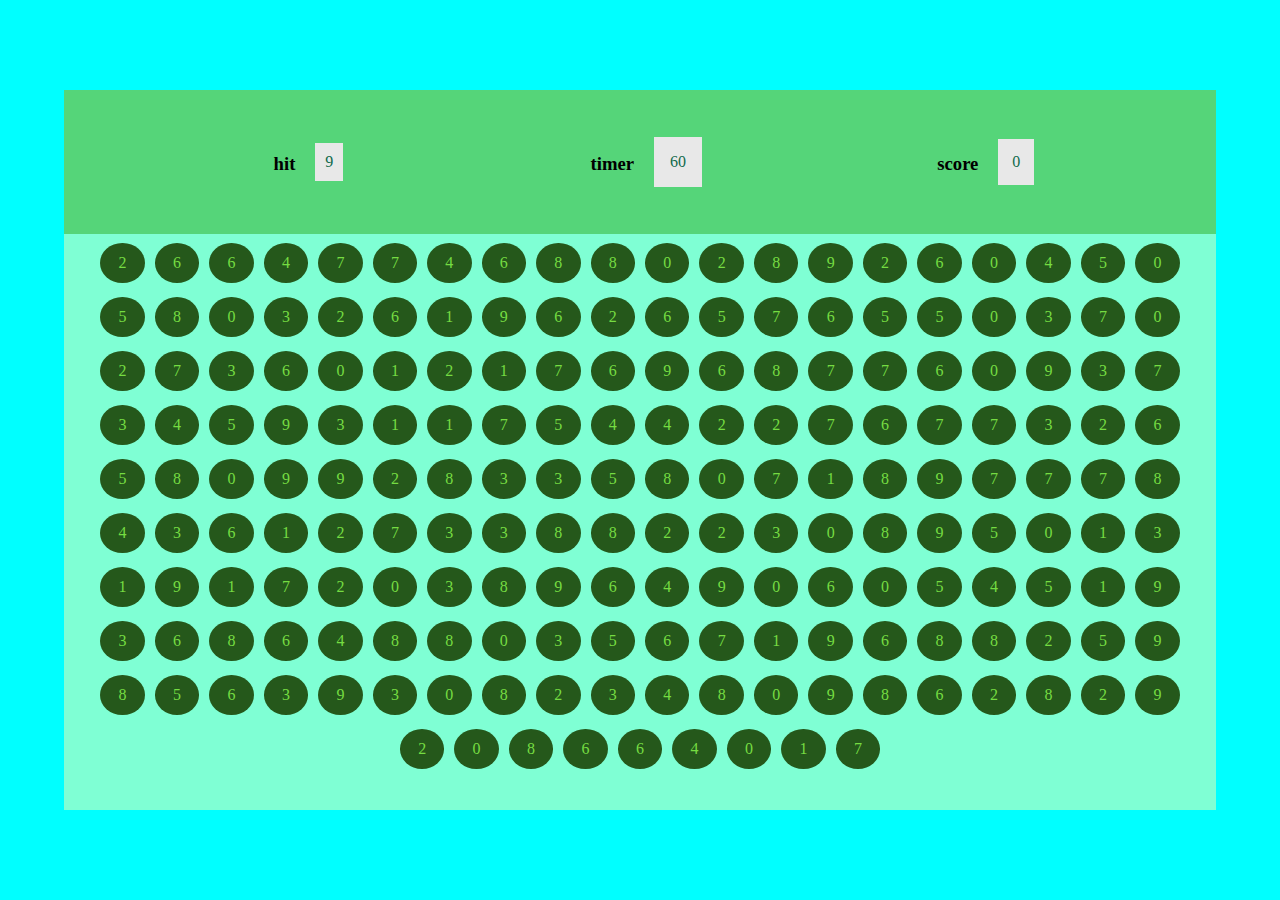
<file: bubble game/index.html>
<!DOCTYPE html>
<html lang="en">
<head>
    <meta charset="UTF-8">
    <meta name="viewport" content="width=device-width, initial-scale=1.0">
    <title>Document</title>
    <link rel="stylesheet" href="index.css">
</head>
<body>
    <div class="main">
        <div class="top">
            <div class="box">
                <h3>hit</h3>
                <div class="inbox" id="hit">
                  ?
                </div>
            </div>
            <div class="box">
                <h3>timer</h3>
            <div class="inbox"  id="settimer"> 60</div>
        </div>
            <div class="box">
                <h3> score</h3>
                <div class="inbox" id="score">0

                </div>
            </div>
        </div>
        <div class="bottom" id="bt">

            
        </div>
    </div>
    <script src="index.js"></script>
</body>
</html>
</file>
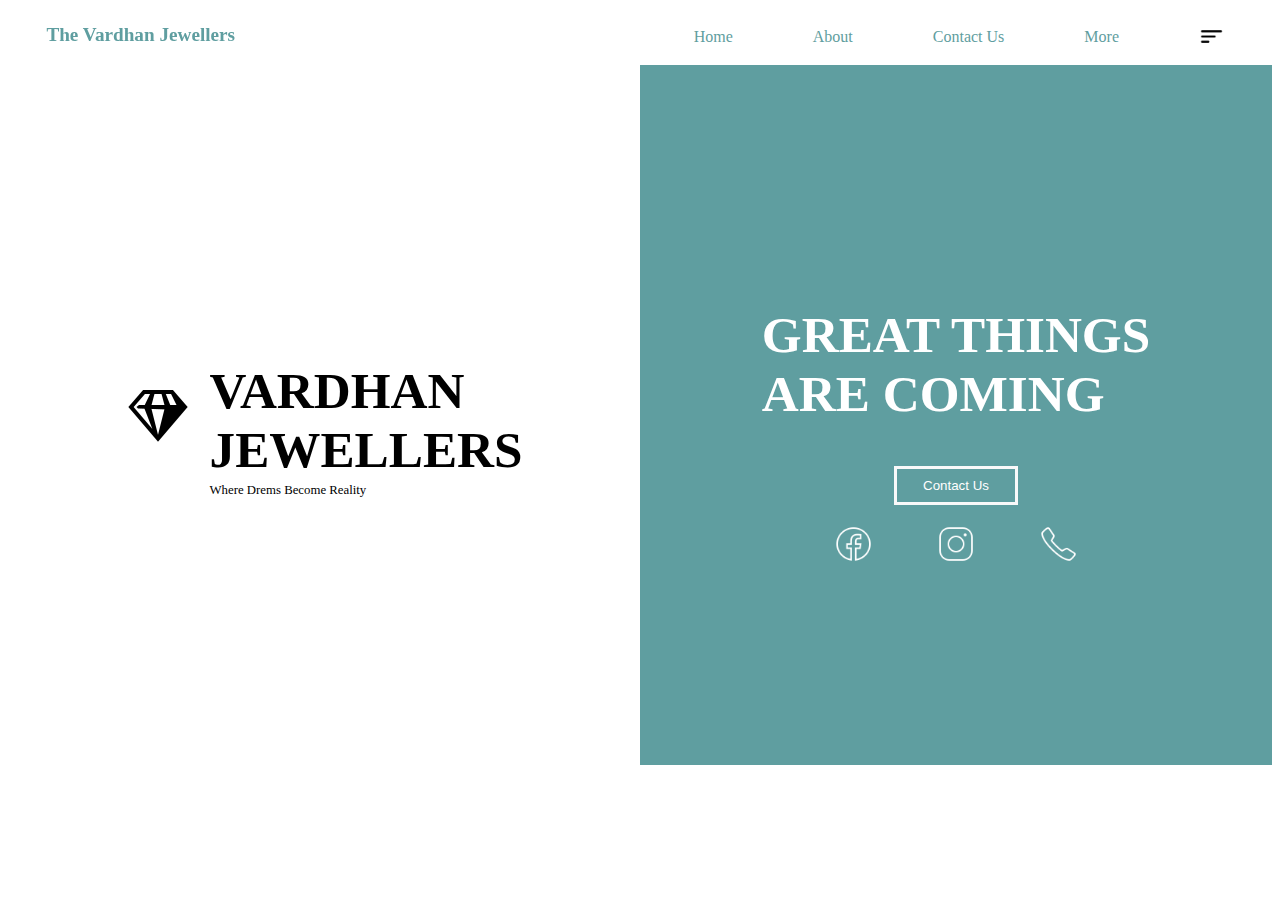
<file: jeweller website/1.html>
<!DOCTYPE html>
<html lang="en">
<head>
    <meta charset="UTF-8">
    <meta name="viewport" content="width=device-width, initial-scale=1.0">
    <title>Document</title>
    <link rel="stylesheet" href="1.css">
</head>
<body>
<div class="main">
    <div class="left">
      <h4> The Vardhan Jewellers</h4>
    </div>
    <div class="right">
           <ul class="ul">
                <li id="view">Home</li>
                <li id="view">About</li>
                <li id="view">Contact Us</li>
                <li id="view">More</li>
                <img   class="click" src="sort.png" alt="" width="25px" height="25px" >
            </ul>
           
        </div>
</div>
<div class="secondpage">
  <div class="left1">
    <img src="icons8-jewel-64 (1).png" alt="">
    <div class="text">

      <H2>VARDHAN <br> JEWELLERS </H2>
      <p>Where Drems Become Reality</p>
    </div>
  </div>
  <div class="right1">
    <h2>GREAT THINGS <br>ARE COMING</h2>
    <div class="btn"><button>Contact Us</button></div>
    <div class="imagess">
      <div class="img1" onmouseover="myfunction()" onmouseleave="myfunction1()"><img src="icons8-facebook-50.png" alt=""></div>
      <div class="img2"onmouseover="myfunction3()" onmouseleave="myfunction4()"><img src="icons8-instagram-50.png" alt=""></div>
      <div class="img3" onmouseover="myfunction5()" onmouseleave="myfunction6()"><img src="icons8-phone-50.png" alt=""></div>
    </div>
  </div>
</div>




<script src="1.js"></script>
<script>
          function  myfunction(){
           const imag=document.querySelector('.img1 img')
             imag.src="fb.png"
         }
         function  myfunction1(){
           const imag=document.querySelector('.img1 img')
             imag.src="icons8-facebook-50.png"
         }
         function  myfunction3(){
           const imag=document.querySelector('.img2 img')
             imag.src="insta.png"
         }
         function  myfunction4(){
           const imag=document.querySelector('.img2 img')
             imag.src="icons8-instagram-50.png"
         }
         function  myfunction5(){
           const imag=document.querySelector('.img3 img')
             imag.src="phone.png"
         }
         function  myfunction6(){
           const imag=document.querySelector('.img3 img')
             imag.src="icons8-phone-50.png"
         }
if (screen.width ==842 ) {
          ul.forEach(function(l){
            l.style.display="none"
            l.style.position="absolute"
          })

        }
    document.querySelector('.click').addEventListener('click',function(e){
        console.log(e);
        let ul=document.querySelectorAll('li')
        console.log(ul);
        flag=0;
        ul.forEach(function(l){
          if(l.style.display==="none"){
            l.style.display="block"
          }
          else{
            l.style.display="none"
          }
        })
        })
        
        // document.querySelector('.img1 img').addEventListener('click',function(){
        //  const image=document.querySelector('.img1 img')
          
        //   image.src="sort.png"

        // })
        
</script>
</body>
</html>
</file>
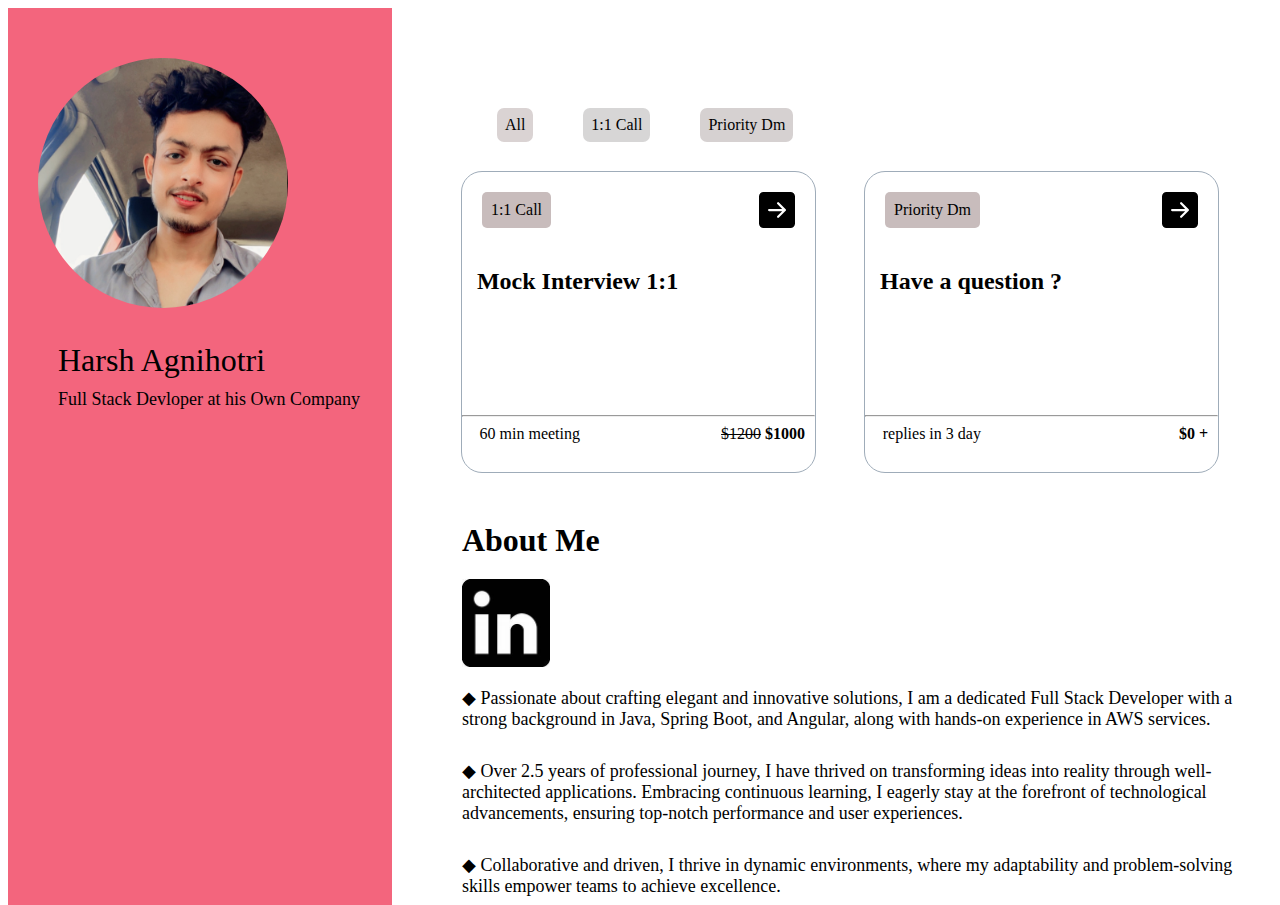
<file: Porrtfolio Design/1.html>
<!DOCTYPE html>
<html lang="en">

<head>
    <meta charset="UTF-8">
    <meta name="viewport" content="width=device-width, initial-scale=1.0">
    <title>Document</title>
    <link rel="stylesheet" href="1.css">
</head>

<body>
    <div class="main">

        <div class="red">
            <div class="cir" id="red"> <img src="cropped-1 (1).jpeg" alt="" height="100%" width="100%"> </div>
            <div class="name">Harsh Agnihotri</div>
            <div class="prof">Full Stack Devloper at his Own Company</div>
        </div>
        <div class="white">
            <div class="first">

                <div class="fir">All</div>
                <div class="sec" id="call">1:1 Call</div>
                <div class="third">Priority Dm</div>
            </div>
            <div class="second">
                <div class="left">
                    <div class="up">
                        <div class="txt">
                            <span id="redd"> 1:1 Call</span>
                        </div>
                        <div class="img">
                            <img src="arrow-right-square-fill.svg" alt="">
                        </div>
                    </div>
                    <div class="btw"><b> Mock Interview 1:1 </b></div>
                    <div class="bottom">
                        <hr>
                        <span style="padding-left: 5%;">60 min meeting</span>
                        <span class="dollar"><s>$1200</s><b> $1000 </b></span>
                    </div>
                </div>
                <div class="right">
                    <div class="up1">
                        <div class="txt1"><span>Priority Dm</span></div>
                        <div class="img1">
                            <img src="arrow-right-square-fill.svg" alt="">
                        </div>
                    </div>
                    <div class="btw1"><b> Have a question ? </b></div>
                    <div class="bottom1">
                        <hr>
                        <span style="padding-left: 5%;">replies in 3 day</span>
                        <span class="dollar"><b>$0 +</b></span>
                    </div>
                </div>
            </div>


            <div class="three">
                About Me
            </div>
            <div class="lndin"><img src="th (1).jpg" alt=""></div>
            <div class="thirdlst" id="nice">◆ Passionate about crafting elegant and innovative solutions, I am a
                dedicated Full
                Stack Developer with a strong background in Java, Spring Boot, and Angular, along with hands-on
                experience in AWS services.</div>
            <div class="secondlst">◆ Over 2.5 years of professional journey, I have thrived on transforming ideas
                into
                reality through well-architected applications. Embracing continuous learning, I eagerly stay at the
                forefront of technological advancements, ensuring top-notch performance and user experiences.</div>
            <div class="last">◆ Collaborative and driven, I thrive in dynamic environments, where my adaptability
                and
                problem-solving skills empower teams to achieve excellence.</div>

        </div>
    </div>

</body>
<script>
    //  document.querySelector('.thirdlst').style.color = "red"
    flag = 0;
    zyc = 0;



    document.querySelector('.fir').addEventListener('click', function () {
        document.querySelector('.right').style.display = "block"
        if (flag = 1) {
            document.querySelector('.left').style.display = "block";
            flag = 0;
        }
    })

    document.querySelector('#call').addEventListener('click', function () {

        document.querySelector('.right').style.display = "none"
        zyc = 1;

        if (flag = 1) {
            document.querySelector('.left').style.display = "block";
            flag = 0;
        }



    })

    document.querySelector('.third').addEventListener('click', function () {
        document.querySelector('.left').style.display = "none";
        flag = 1;
        if (zyc = 1) {
            document.querySelector('.right').style.display = "block";
            zyc = 0;
        }
    })
    document.querySelector('.left').addEventListener('click',function(){
        location.href='2.html';
    })
    document.querySelector('.left').addEventListener('onmouseover',function(){
        
    })
    
</script>

</html>
</file>
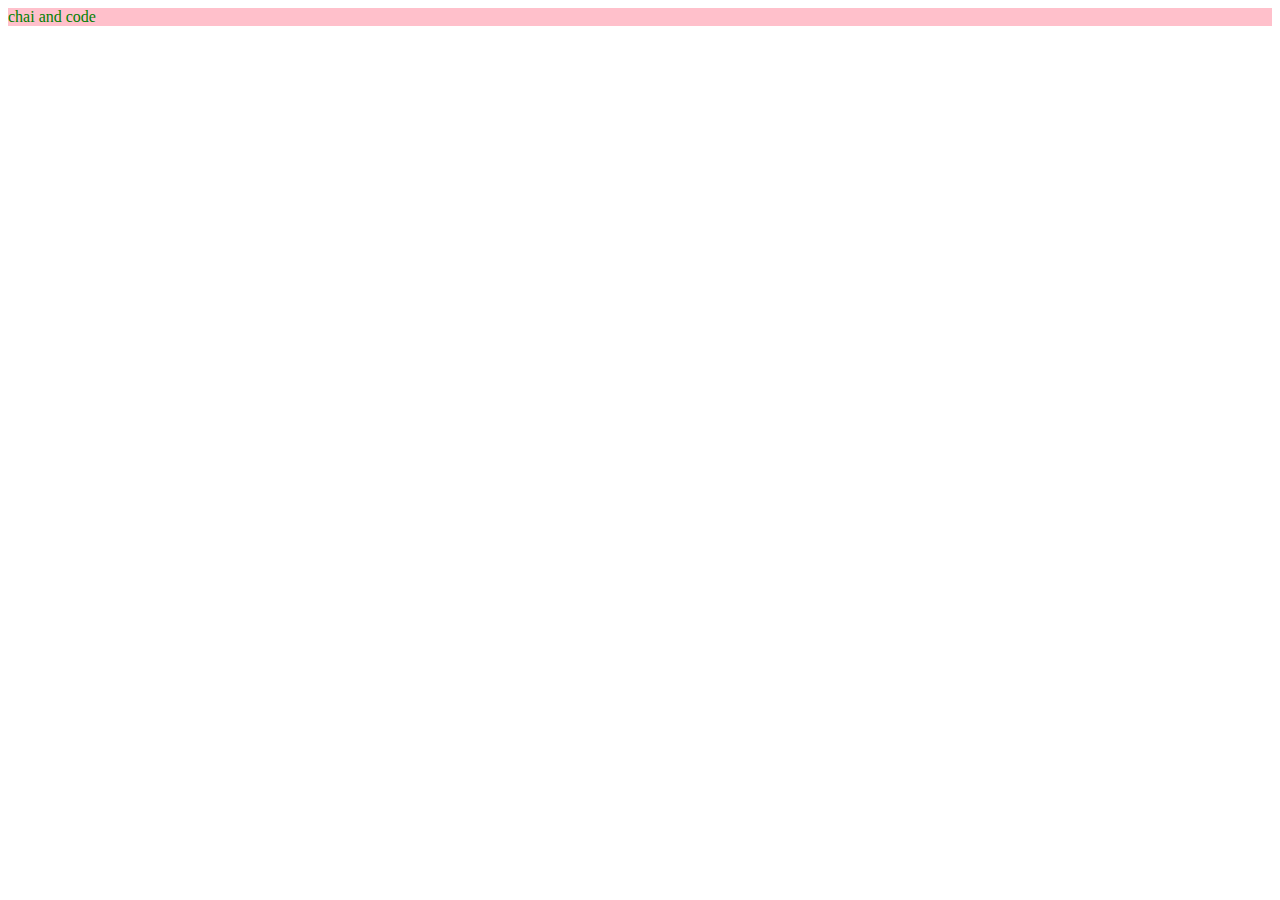
<file: Porrtfolio Design/dom/new.html>
<!DOCTYPE html>
<html lang="en">
<head>
    <meta charset="UTF-8">
    <meta name="viewport" content="width=device-width, initial-scale=1.0">
    <title>creating new element in dom</title>
</head>
<body>
    
</body>
<script>
   const div = document.createElement('div')
    console.log(div);
    div.className ="main"
    div.id="pink"
    div.style.backgroundColor="pink";
    div.style.color="green"
    div.innerHTML="chai and code"
    document.body.append(div)
</script>
</html>
</file>
<file: bubble game/index.css>
*{
    margin: 0;
    padding: 0;
    box-sizing: border-box;
}
body{
    height: 100vh;
    width: 100vw;
    background-color: aqua;
    display: flex;
    justify-content: center;
    align-items: center;
}
.main{
height: 80%;
width: 90%;
background-color: aquamarine;
}
.top{
    width: 100%;
    height: 20%;
    background-color: rgb(85, 213, 121);
    display: flex;
    justify-content: space-evenly ;
    align-items: center;
}
.inbox{
    background-color: rgb(232, 232, 232);
    padding: 20%;
    color: rgb(16, 106, 76);
    


}
.box h3{
    margin-top: 20%;

}
.box{
    display: flex; 
    gap :20px;
    margin: 5%;

}
.bottom{
    display: flex;
    justify-content: center;
    flex-wrap: wrap;
    height: 60vh;
    align-items: center;
    margin-top: 2px;
    margin-right: 20px;
    margin-left: 20px;

}
.bubble{
  width: 4%;
  height: 40px;
  background-color: rgb(37, 88, 27);
  color: rgb(117, 220, 66);
  border-radius: 50%;
  display: flex;
  justify-content: center;
  align-items: center;
  margin: 5px;
}
</file>
<file: jeweller website/1.css>
body{
    cursor:auto;
}

.main{
/* background-color: aqua; */
color: cadetblue;
display: flex;
align-items: center;
justify-content:space-between;
flex-wrap: wrap;
overflow:auto;
}
.left h4{
    padding-left: 3vw;
    font-size: 1.5vw;
    margin-top: -1vw;
    position: fixed;
}
/* .right{
    background-color: rgb(10, 51, 146);

} */
.right  ul {
    display: flex;
    justify-content: space-around;
    flex-wrap: wrap;
    float: right;
    align-items: center;
    gap: 5rem;
    text-decoration: none;    
    margin-right: 3rem;
}
.right ul li{
    list-style: none;
}
.right ul li:hover{
    background-color: black;
    padding: 4px;
    border-radius: 3px;
    color: white;
    -webkit-border-radius: 3px;
    -moz-border-radius: 3px;
    -ms-border-radius: 3px;
    -o-border-radius: 3px;
}
@media only screen and (max-device-width: 842px){
    
    .right ul {
        flex-direction: column-reverse;
        align-items: center;
        justify-content: center;
        position: relative;


    }

    .right ul img{
        height: 25px;
        width: 25px;
        
    }
     .right ul li{
         display: none;
         
 
    }
    /* .right1 h2{
        margin-top: -10vh;
    }  */
}
/* Navbar ends here   */

.secondpage{
    display: flex;
    flex-wrap: wrap;

}
.left1{
    height: 700px;
    display: flex;
    justify-content: center;
    align-items: center;
    flex-wrap: nowrap;
    width: 50%;
    background-color: rgb(255, 255, 255);
}
  .left1 p{
        /* padding-left: 11.3vw; */
        /* position: relative; */
        /* top: -50px; */
        margin-top: -3vw;
        font-size: 1vw;

}
.left1 h2{
    font-size: 4vw;
    /* padding-left: 11vw; */
    /* padding-top: 21vh; */
    font-weight:bolder;

}
.left1 img{
   height: 5vw;
   margin-right: 20px;
   
}
.right1{
        height: 700px;                                          ;
        width: 50%;
        color: white;
        background-color: cadetblue;
        display: flex;
        flex-direction: column;
        justify-content: center;
        align-items: center;
}
.right1 h2{
    font-size: 4vw;
    font-weight: bolder;
    /* margin-top: 150px; */
}
.btn button{
    padding:  0.7vw 2vw;
    background-color: cadetblue;
    color: white;
    border: 3px solid rgb(249, 249, 249);
}
.btn button:hover{
  color: black;
  border: 3px solid black;
  /* background-color: black; */
}
.imagess{
    display: flex;
    justify-content: center;
    align-items: center;
    flex-wrap: wrap;
    gap: 5vw;
    margin-top: 20px;
}
.img1 img{
    width:3vw;
    height: 3vw;
}
.img2 img{
    width:3vw;
    height: 3vw;
}
.img3 img{
    width:3vw;
    height: 3vw;
}
</file>
<file: Porrtfolio Design/1.css>
* {
    box-sizing: border-box;
}


.red {
    width: 30%;
    height: 100%;
    background-color: rgb(243, 101, 125);
    position: fixed;


}

.white {

    width: 70%;
    height: 100%;
    margin-left: 28%;


}

.main {
    display: flex;

}

.cir img{
    margin-left: 30px;
    margin-top: 50px;
    height: 250px;
    width: 250px;
    background-color: white;
    border-radius: 50%;
    -webkit-border-radius: 50%;
    -moz-border-radius: 50%;
    -ms-border-radius: 50%;
    -o-border-radius: 50%;
}

.name {
    margin-top: 30px;
    margin-left: 50px;
    font-size: xx-large;
}

.prof {
    font-size: large;
    margin-top: 10px;
    margin-left: 50px;

}

.first {
    display: flex;
    flex-flow: wrap;
    padding-top: 100px;
    padding-left: 15vh;

    gap: 50px;
}

.fir {
    /* border: 2px solid black; */
    padding: 8px;
    background-color: rgb(218, 211, 211);
    border-radius: 7px;
}

.sec {
    padding: 8px;
    background-color: rgb(215, 214, 214);
    border-radius: 7px;

}

.third {
    padding: 8px;
    border-radius: 7px;
    background-color: rgb(214, 209, 209);
}

.fir:hover {
    background-color: black;
    color: antiquewhite;
}

.sec:hover {
    background-color: black;
    color: antiquewhite;
}

.third:hover {
    background-color: black;
    color: antiquewhite;
}

.second {
    display: flex;
    flex-wrap: wrap;
    margin-top: 30px;
    margin-left: 100px;
    gap: 50px;

}

.dollar {
    float: right;
    margin-right: 10px;
}

.right {
    outline: 0.2px solid rgb(159, 172, 185);

    width: 45%;
    height: 300px;
    border-radius: 20px;
    transition:  transform 2s;
}

.left {
    /* border: 2px solid black;  */
    width: 45%;
    height: 300px;
    border-radius: 20px;
    outline: 0.2px solid rgb(159, 172, 185);
    transition:  transform 2s;
    

}

.up {
    margin-top: 20px;
    display: flex;
    justify-content: space-between;
}

.txt span {
    background-color: rgb(200, 188, 188);
    border-radius: 5px;
    display: block;
    padding: 9px;
    margin-left: 20px;

}

.txt span:hover {
    background-color: black;
    color: aliceblue;
}

.txt1 span:hover {
    background-color: black;
    color: aliceblue;
}

.img img {
    width: 100%;
    height: 100%;
    display: block;
    float: right;

    margin-right: 20px;
}

.btw {
    font-size: x-large;
    padding-left: 15px;
    margin-top: 40px;
}

.bottom {
    margin-top: 120px;

}

.up1 {
    margin-top: 20px;
    display: flex;
    justify-content: space-between;
}

.txt1 span {
    background-color: rgb(200, 188, 188);
    border-radius: 5px;
    display: block;
    padding: 9px;
    margin-left: 20px;

}

.img1 img {
    width: 100%;
    height: 100%;
    display: block;
    float: right;

    margin-right: 20px;
}

.btw1 {
    font-size: x-large;
    padding-left: 15px;
    margin-top: 40px;
}

.bottom1 {
    margin-top: 120px;
}

.svg img {
    width: 20%;
    height: 20%;
}

.three {
    font-size: xx-large;
    font-weight: 600;
    margin-top: 50px;
    margin-left: 100px;

}

.lndin img {
    width: 10%;
    height: 10%;
    display: block;
    margin-top: 20px;
    margin-left: 100px;
}

.thirdlst {
    font-size: large;
    margin-left: 100px;
    margin-top: 20px;

}

.secondlst {
    font-size: large;
    margin-left: 100px;
    margin-top: 30px;
}

.last {
    font-size: large;
    margin-left: 100px;
    margin-top: 30px;

}

@media only screen and (max-device-width: 1009px) {
    
    .cir img {
        margin-left: 20px;
        width: 200px;
        height: 200px;

    }

    .white {
        margin-left: 22%;
    }
}

@media only screen and (max-device-width: 895px) {
    .left {
        width: 90%;

    }

    .right {
        width: 90%;

    }

    .white {
        margin-left: 25%;
    }
    .red{
        position:absolute
    }
}

@media only screen and (max-device-width: 805px) {
    .red {
        width: 100%;
        height: 25%;

    }

    .name {
        margin-top: 0%;
        margin-left: 5%;

    }

    .prof {
        margin-left: 5%;
    }

    .cir  img {
        margin-top: 3%;
        width: 150px;
        height: 150px;
    }

    .white {
        margin-top: 18rem;
        margin-left: 0%;

        width: 100%;
    }

    .left {
        width: 90%;
        padding-left: -10%;
        margin-left: -10%;

    }

    .right {
        width: 90%;
        margin-left: -10%;

    }

    .first {
        padding-left: 7%;
    }

    .second {
        padding-left: 0%;
    }
}

@media only screen and (max-device-width: 500px) {
    .first {
        padding-left: 9%;
        flex-wrap: nowrap;
        gap: 30px;
    }

    .white {


        width: 120%;
    }

    .left {
        width: 110%;
        margin-left: -20%;

    }

    .right {
        width: 110%;
        margin-left: -20%;

    }

}

@media only screen and (max-device-width: 350px) {

    .white {
        margin-top: 19rem;
        margin-left: 0%;
        width: 100%;
    }

    .left {
        width: 140%;

        margin-left: -38%;
        height: max-content;

    }

    .right {
        width: 140%;
        margin-left: -38%;
        height: max-content;
    }

    .name {
        margin-top: 7px;
        font-size: large;
        font-weight: 900;

    }

    .prof {
        font-size: medium;
    }

    .cir img {
        width: 100px;
        height: 100px;
    }

    .red {
        height: 25%;
    }

    .first {
        flex-flow: nowrap;
        gap: 10px;
    }
}


@media only screen and (max-device-width: 233px) {
    .white {
        width: 100%; 
        /* margin-top: 20rem; */
    }

    .left {
        width: 180%;

        margin-left: -50%;
        height: max-content;

    }

    .right {
        width: 140%;
        margin-left: -38%;
        height: max-content;

    }
}

@media only screen and (max-device-width: 250px) {

    .left {
        width: fit-content;
        height: fit-content;
        margin-left: auto;
        margin-left: -80px;

    }

    .right {
        width: fit-content;
        height: fit-content;
        margin-left: -80px;
    }
}
.left:hover{
    transform: scale(1.1,1.1)    ;
    -webkit-transform: scale(1.1,1.1)    ;
    -moz-transform: scale(1.1,1.1)    ;
    -ms-transform: scale(1.1,1.1)    ;
    -o-transform: scale(1.1,1.1)    ;
}
.right:hover{
    transform: scale(1.1,1.1)    ;
    -webkit-transform: scale(1.1,1.1)    ;
    -moz-transform: scale(1.1,1.1)    ;
    -ms-transform: scale(1.1,1.1)    ;
    -o-transform: scale(1.1,1.1)    ;
}
</file>
